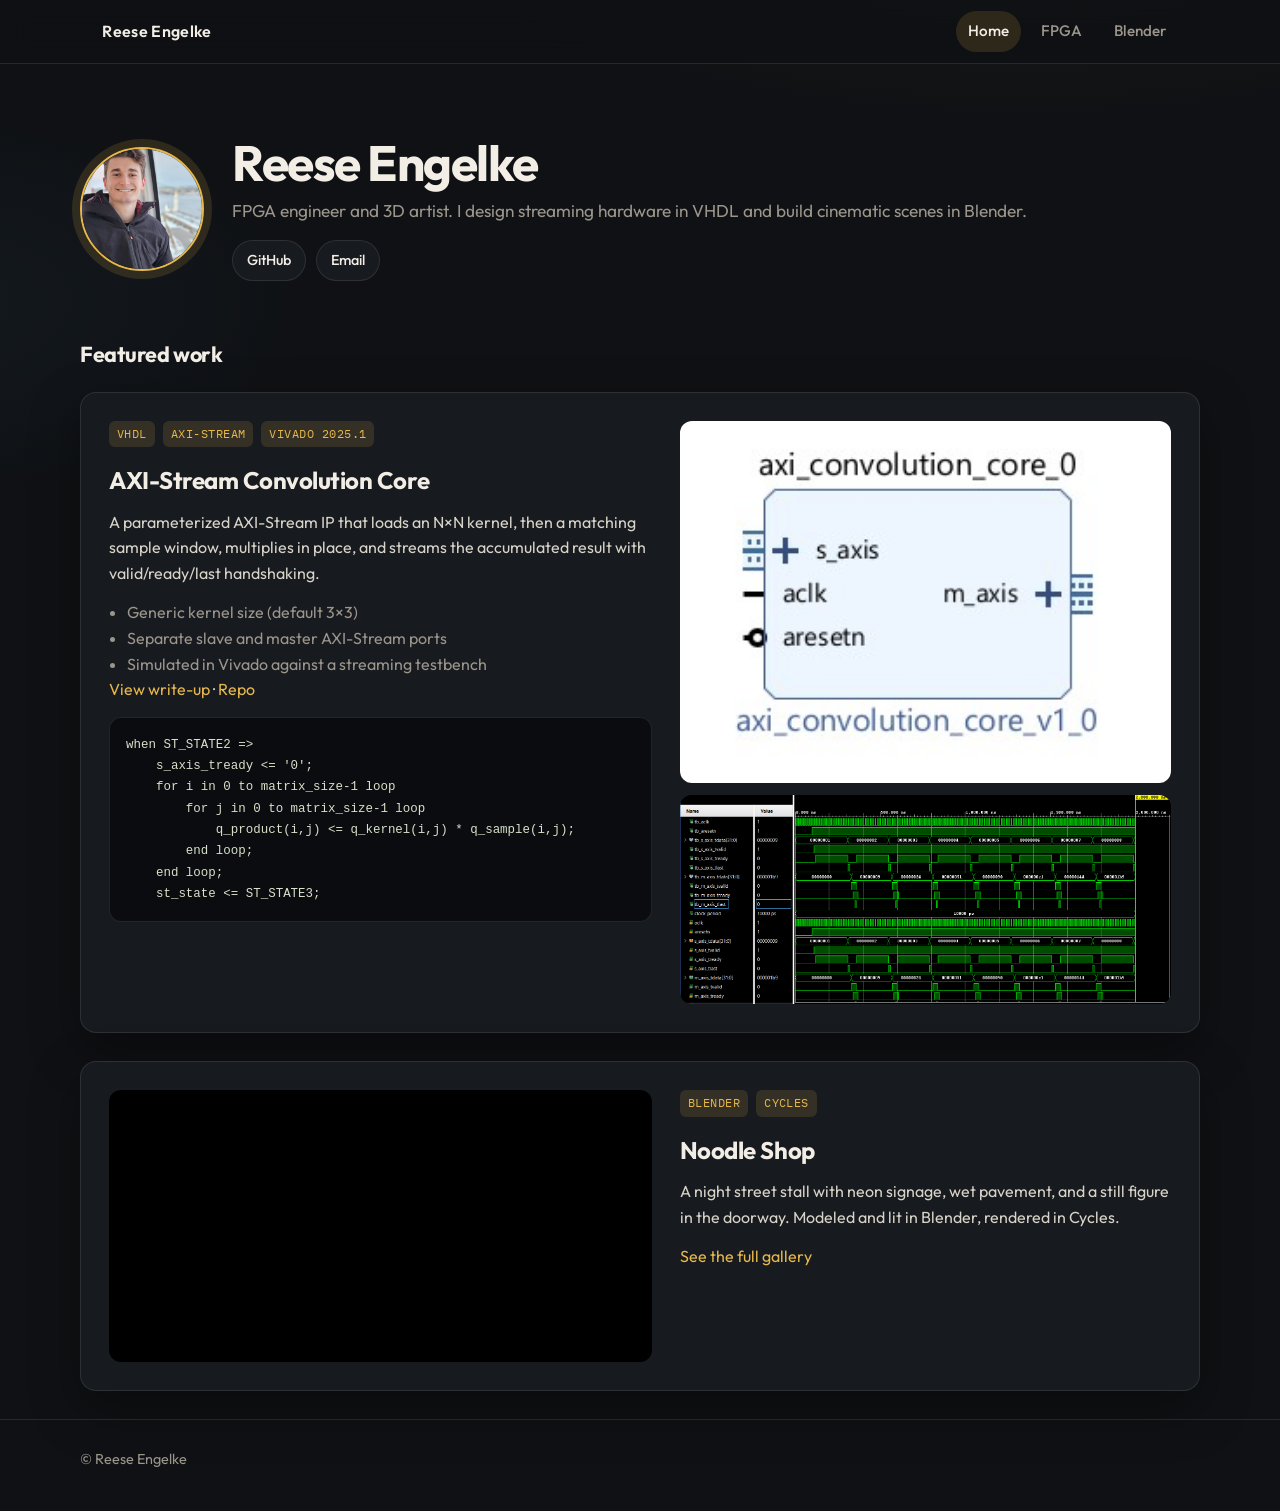
<file: index.html>
<!DOCTYPE html>
<html lang="en">
<head>
    <meta charset="UTF-8">
    <meta name="viewport" content="width=device-width, initial-scale=1.0">
    <title>Reese Engelke | FPGA & 3D</title>
    <link rel="preconnect" href="https://fonts.googleapis.com">
    <link rel="preconnect" href="https://fonts.gstatic.com" crossorigin>
    <link href="https://fonts.googleapis.com/css2?family=IBM+Plex+Mono:wght@400;500&family=Outfit:wght@400;500;600;700&display=swap" rel="stylesheet">
    <link rel="stylesheet" href="styles.css">
</head>
<body>
<nav class="site-nav">
    <a class="brand" href="index.html">Reese Engelke</a>
    <div class="nav-links">
        <a href="index.html" aria-current="page">Home</a>
        <a href="fpga.html">FPGA</a>
        <a href="blender.html">Blender</a>
    </div>
</nav>

<main class="wrap">
    <header class="hero">
        <img class="avatar" src="assets/me.jpg" alt="Reese Engelke">
        <div>
            <h1>Reese Engelke</h1>
            <p class="lede">FPGA engineer and 3D artist. I design streaming hardware in VHDL and build cinematic scenes in Blender.</p>
            <div class="contact">
                <a class="chip" href="https://github.com/reese-engelke">GitHub</a>
                <a class="chip" href="mailto:reese.engelke@gmail.com">Email</a>
            </div>
        </div>
    </header>

    <div class="section-head">
        <h2>Featured work</h2>
    </div>

    <article class="card">
        <div class="card-body grid">
            <div>
                <div class="meta">
                    <span class="tag">VHDL</span>
                    <span class="tag">AXI-Stream</span>
                    <span class="tag">Vivado 2025.1</span>
                </div>
                <h2>AXI-Stream Convolution Core</h2>
                <p>A parameterized AXI-Stream IP that loads an N×N kernel, then a matching sample window, multiplies in place, and streams the accumulated result with valid/ready/last handshaking.</p>
                <ul>
                    <li>Generic kernel size (default 3×3)</li>
                    <li>Separate slave and master AXI-Stream ports</li>
                    <li>Simulated in Vivado against a streaming testbench</li>
                </ul>
                <p><a href="fpga.html">View write-up</a> · <a href="https://github.com/reese-engelke/axis_convolution_core/tree/main">Repo</a></p>
                <pre><code>when ST_STATE2 =>
    s_axis_tready <= '0';
    for i in 0 to matrix_size-1 loop
        for j in 0 to matrix_size-1 loop
            q_product(i,j) <= q_kernel(i,j) * q_sample(i,j);
        end loop;
    end loop;
    st_state <= ST_STATE3;</code></pre>
            </div>
            <div class="media">
                <img src="assets/axi_convolution_core.jpg" alt="AXI convolution core IP block with stream ports" onclick="openFullscreen(this)">
                <img src="assets/conv_sim.png" alt="Vivado simulation of AXI-Stream convolution handshaking" onclick="openFullscreen(this)">
            </div>
        </div>
    </article>

    <article class="card">
        <div class="card-body grid">
            <div class="media">
                <video autoplay loop muted playsinline onclick="openFullscreen(this)">
                    <source src="assets/noodleshop.m4v" type="video/mp4">
                </video>
            </div>
            <div>
                <div class="meta">
                    <span class="tag">Blender</span>
                    <span class="tag">Cycles</span>
                </div>
                <h2>Noodle Shop</h2>
                <p>A night street stall with neon signage, wet pavement, and a still figure in the doorway. Modeled and lit in Blender, rendered in Cycles.</p>
                <p><a href="blender.html">See the full gallery</a></p>
            </div>
        </div>
    </article>
</main>

<footer class="site-footer">
    <div class="wrap">© Reese Engelke</div>
</footer>
<script src="script.js"></script>
</body>
</html>
</file>
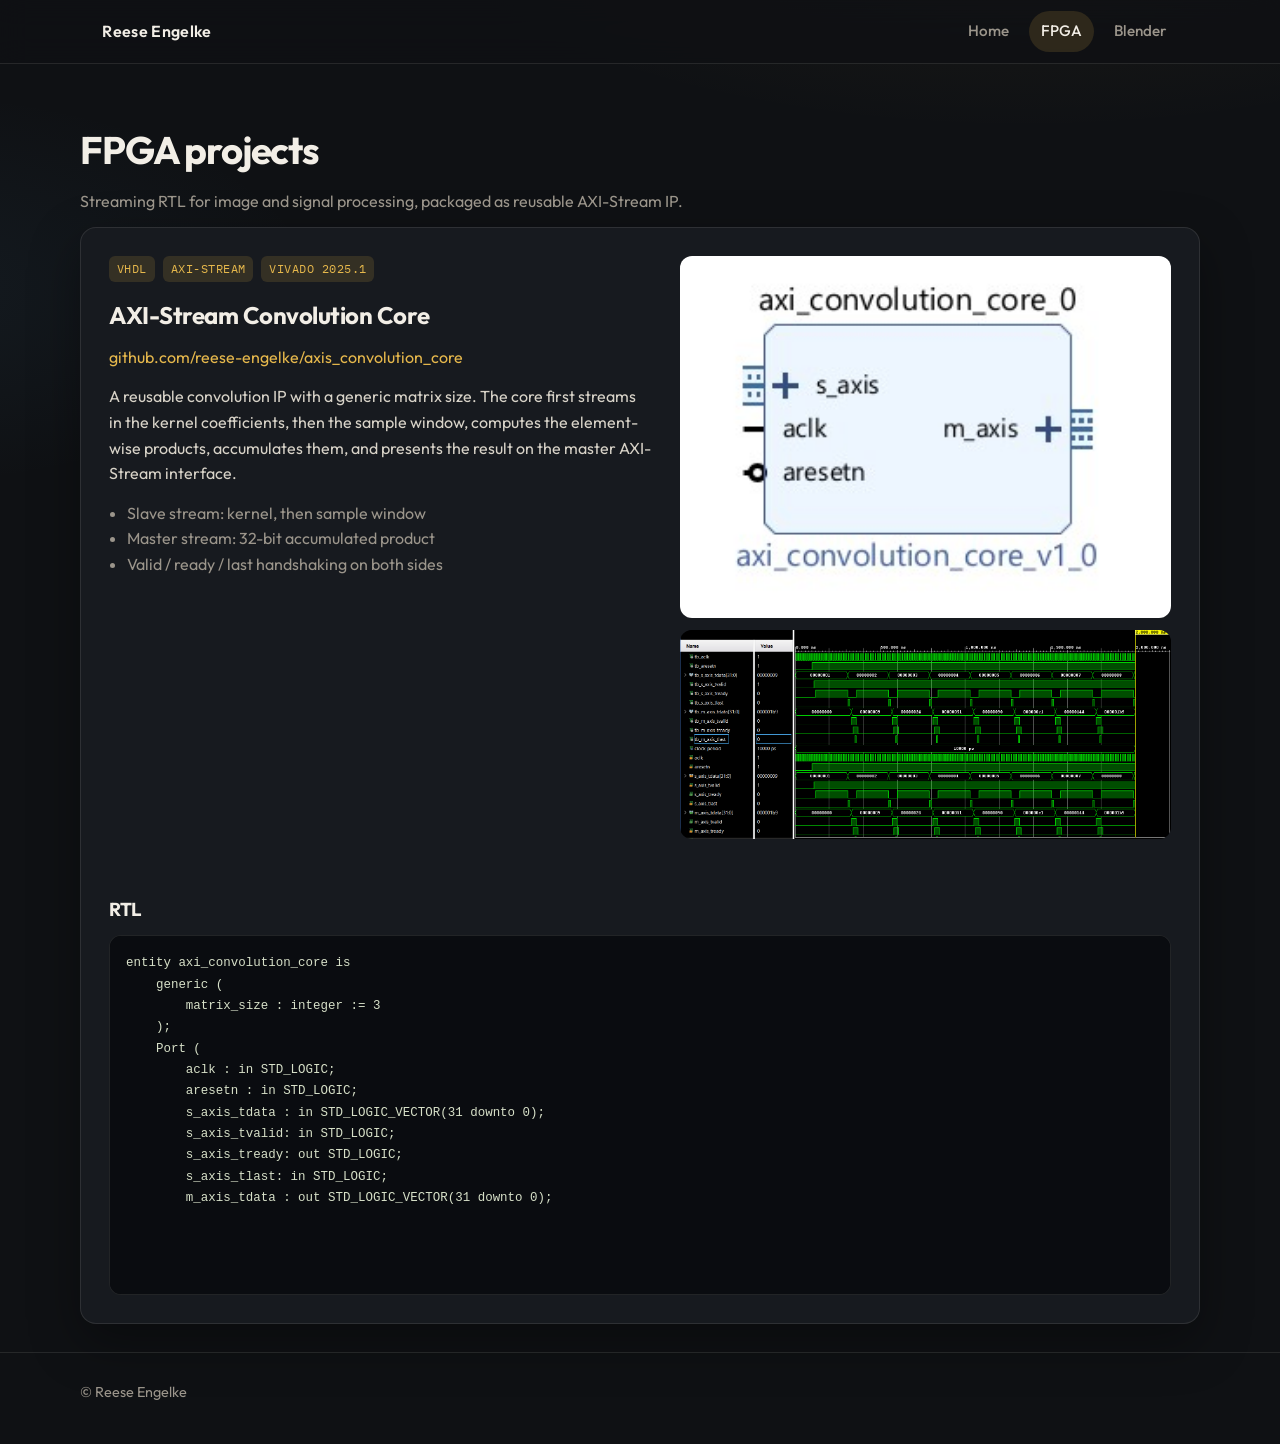
<file: fpga.html>
<!DOCTYPE html>
<html lang="en">
<head>
    <meta charset="UTF-8">
    <meta name="viewport" content="width=device-width, initial-scale=1.0">
    <title>FPGA Projects | Reese Engelke</title>
    <link rel="preconnect" href="https://fonts.googleapis.com">
    <link rel="preconnect" href="https://fonts.gstatic.com" crossorigin>
    <link href="https://fonts.googleapis.com/css2?family=IBM+Plex+Mono:wght@400;500&family=Outfit:wght@400;500;600;700&display=swap" rel="stylesheet">
    <link rel="stylesheet" href="styles.css">
</head>
<body>
<nav class="site-nav">
    <a class="brand" href="index.html">Reese Engelke</a>
    <div class="nav-links">
        <a href="index.html">Home</a>
        <a href="fpga.html" aria-current="page">FPGA</a>
        <a href="blender.html">Blender</a>
    </div>
</nav>

<main class="wrap">
    <header class="page-intro">
        <h1>FPGA projects</h1>
        <p>Streaming RTL for image and signal processing, packaged as reusable AXI-Stream IP.</p>
    </header>

    <article class="card">
        <div class="card-body grid">
            <div>
                <div class="meta">
                    <span class="tag">VHDL</span>
                    <span class="tag">AXI-Stream</span>
                    <span class="tag">Vivado 2025.1</span>
                </div>
                <h2>AXI-Stream Convolution Core</h2>
                <p><a href="https://github.com/reese-engelke/axis_convolution_core/tree/main">github.com/reese-engelke/axis_convolution_core</a></p>
                <p>A reusable convolution IP with a generic matrix size. The core first streams in the kernel coefficients, then the sample window, computes the element-wise products, accumulates them, and presents the result on the master AXI-Stream interface.</p>
                <ul>
                    <li>Slave stream: kernel, then sample window</li>
                    <li>Master stream: 32-bit accumulated product</li>
                    <li>Valid / ready / last handshaking on both sides</li>
                </ul>
            </div>
            <div class="media">
                <img src="assets/axi_convolution_core.jpg" alt="AXI convolution core IP block" onclick="openFullscreen(this)">
                <img src="assets/conv_sim.png" alt="Convolution core simulation waveform" onclick="openFullscreen(this)">
            </div>
        </div>
        <div class="card-body">
            <h3>RTL</h3>
            <pre><code>entity axi_convolution_core is
    generic (
        matrix_size : integer := 3
    );
    Port (
        aclk : in STD_LOGIC;
        aresetn : in STD_LOGIC;
        s_axis_tdata : in STD_LOGIC_VECTOR(31 downto 0);
        s_axis_tvalid: in STD_LOGIC;
        s_axis_tready: out STD_LOGIC;
        s_axis_tlast: in STD_LOGIC;
        m_axis_tdata : out STD_LOGIC_VECTOR(31 downto 0);
        m_axis_tvalid: out STD_LOGIC;
        m_axis_tready: in STD_LOGIC;
        m_axis_tlast : out STD_LOGIC
    );
end axi_convolution_core;

architecture Behavioral of axi_convolution_core is
    type t_state is (ST_IDLE, ST_STATE1, ST_STATE2, ST_STATE3, ST_STATE4);
    signal st_state : t_state := ST_IDLE;
    type t_matrix_1 is array (0 to matrix_size-1, 0 to matrix_size-1) of integer range 0 to 255;
    signal q_kernel : t_matrix_1;
    signal q_sample : t_matrix_1;
    type t_matrix_2 is array (0 to matrix_size-1, 0 to matrix_size-1) of integer range 0 to 65025;
    signal q_product : t_matrix_2;
    signal q_shift_reg : integer;
begin
process(aclk, aresetn)
variable v_acc : integer range 0 to 585225;
begin
    if(aresetn = '0') then
        s_axis_tready <= '0';
        m_axis_tdata <= (others=>'0');
        m_axis_tvalid <= '0';
        m_axis_tlast <= '0';
        q_kernel <= (others=>(others=>0));
        q_sample <= (others=>(others=>0));
        q_product <= (others=>(others=>0));
        q_shift_reg <= 0;
    elsif (rising_edge(aclk)) then
        case st_state is
            when ST_STATE1 =>
                q_shift_reg <= q_shift_reg + 1;
                if (q_shift_reg<(matrix_size**2)) then
                    q_kernel((q_shift_reg / matrix_size), (q_shift_reg mod matrix_size))
                        <= to_integer(unsigned(s_axis_tdata(7 downto 0)));
                else
                    q_sample((q_shift_reg-(matrix_size**2))/matrix_size,
                             (q_shift_reg-(matrix_size**2)) mod matrix_size)
                        <= to_integer(unsigned(s_axis_tdata(7 downto 0)));
                end if;
                if (q_shift_reg=(((matrix_size**2)*2)-1) or s_axis_tlast = '1') then
                    st_state <= ST_STATE2;
                    q_shift_reg <= 0;
                end if;

            when ST_STATE2 =>
                s_axis_tready <= '0';
                product_gen_i : for i in 0 to matrix_size-1 loop
                   product_loop_j : for j in 0 to matrix_size-1 loop
                        q_product(i,j) <= q_kernel(i,j) * q_sample(i,j);
                    end loop;
                end loop;
                st_state <= ST_STATE3;
                q_shift_reg <= 0;
                v_acc := 0;

            when ST_STATE3 =>
                sum_gen_i : for i in 0 to matrix_size-1 loop
                   sum_loop_j : for j in 0 to matrix_size-1 loop
                        v_acc := v_acc + q_product(i,j);
                    end loop;
                end loop;
                st_state <= ST_STATE4;

            when ST_STATE4 =>
                m_axis_tdata <= std_logic_vector(to_unsigned(v_acc,32));
                m_axis_tvalid <= '1';
                if (m_axis_tready = '1') then
                    m_axis_tlast <= '1';
                    st_state <= ST_IDLE;
                end if;

            when others =>
                m_axis_tvalid <= '0';
                m_axis_tlast <= '0';
                if (s_axis_tvalid = '1') then
                    st_state <= ST_STATE1;
                    s_axis_tready <= '1';
                    q_shift_reg <= 0;
                else
                    s_axis_tready <= '0';
                end if;
        end case;
    end if;
end process;
end Behavioral;</code></pre>
        </div>
    </article>
</main>

<footer class="site-footer">
    <div class="wrap">© Reese Engelke</div>
</footer>
<script src="script.js"></script>
</body>
</html>
</file>
<file: styles.css>
:root {
  --bg: #0f1114;
  --bg-raised: #171a1f;
  --bg-hover: #1e232b;
  --text: #f2eee6;
  --muted: #9b958b;
  --line: rgba(242, 238, 230, 0.1);
  --accent: #e6b84c;
  --accent-dim: rgba(230, 184, 76, 0.14);
  --shadow: 0 18px 50px rgba(0, 0, 0, 0.35);
  --radius: 16px;
  --nav-h: 64px;
  --font: "Outfit", system-ui, sans-serif;
  --mono: "IBM Plex Mono", ui-monospace, monospace;
}

* {
  box-sizing: border-box;
}

html {
  scroll-behavior: smooth;
}

body {
  margin: 0;
  min-height: 100vh;
  font-family: var(--font);
  background:
    radial-gradient(1200px 500px at 80% -10%, rgba(230, 184, 76, 0.08), transparent 55%),
    radial-gradient(900px 400px at -10% 20%, rgba(80, 140, 180, 0.08), transparent 50%),
    var(--bg);
  color: var(--text);
  line-height: 1.6;
}

a {
  color: var(--accent);
  text-decoration: none;
}

a:hover {
  text-decoration: underline;
}

img,
video {
  max-width: 100%;
  display: block;
}

figure {
  margin: 0;
}

.site-nav {
  position: sticky;
  top: 0;
  z-index: 20;
  height: var(--nav-h);
  display: flex;
  align-items: center;
  justify-content: space-between;
  padding: 0 8%;
  background: rgba(15, 17, 20, 0.82);
  backdrop-filter: blur(14px);
  border-bottom: 1px solid var(--line);
}

.brand {
  color: var(--text);
  font-weight: 600;
  letter-spacing: 0.02em;
}

.brand:hover {
  text-decoration: none;
  color: var(--accent);
}

.nav-links {
  display: flex;
  gap: 8px;
}

.nav-links a {
  color: var(--muted);
  font-size: 0.95rem;
  font-weight: 500;
  padding: 8px 12px;
  border-radius: 999px;
}

.nav-links a:hover,
.nav-links a[aria-current="page"] {
  color: var(--text);
  background: var(--accent-dim);
  text-decoration: none;
}

.wrap {
  width: min(1120px, calc(100% - 40px));
  margin: 0 auto;
}

.hero {
  display: grid;
  grid-template-columns: auto 1fr;
  gap: 28px;
  align-items: center;
  padding: 72px 0 48px;
}

.avatar {
  width: 124px;
  height: 124px;
  border-radius: 50%;
  object-fit: cover;
  border: 2px solid var(--accent);
  box-shadow: 0 0 0 8px var(--accent-dim);
}

.hero h1 {
  margin: 0 0 6px;
  font-size: clamp(2rem, 4vw, 3.1rem);
  letter-spacing: -0.03em;
  line-height: 1.1;
}

.lede {
  margin: 0 0 16px;
  color: var(--muted);
  font-size: 1.08rem;
}

.contact {
  display: flex;
  flex-wrap: wrap;
  gap: 10px;
}

.chip {
  display: inline-flex;
  align-items: center;
  padding: 8px 14px;
  border-radius: 999px;
  border: 1px solid var(--line);
  background: var(--bg-raised);
  color: var(--text);
  font-size: 0.9rem;
  font-weight: 500;
}

.chip:hover {
  border-color: var(--accent);
  text-decoration: none;
}

.section-head {
  display: flex;
  justify-content: space-between;
  align-items: baseline;
  gap: 16px;
  margin: 8px 0 20px;
}

.section-head h2 {
  margin: 0;
  font-size: 1.35rem;
  letter-spacing: -0.02em;
}

.section-head a {
  font-size: 0.92rem;
}

.page-intro {
  padding: 56px 0 12px;
}

.page-intro h1 {
  margin: 0 0 8px;
  font-size: clamp(1.8rem, 3vw, 2.6rem);
  letter-spacing: -0.03em;
}

.page-intro p {
  margin: 0;
  color: var(--muted);
  max-width: 62ch;
}

.card {
  background: var(--bg-raised);
  border: 1px solid var(--line);
  border-radius: var(--radius);
  box-shadow: var(--shadow);
  overflow: hidden;
  margin-bottom: 28px;
}

.card-body {
  padding: 28px;
}

.grid {
  display: grid;
  grid-template-columns: 1.05fr 0.95fr;
  gap: 28px;
  align-items: start;
}

.meta {
  display: flex;
  flex-wrap: wrap;
  gap: 8px;
  margin: 0 0 14px;
}

.tag {
  font-family: var(--mono);
  font-size: 0.72rem;
  letter-spacing: 0.04em;
  text-transform: uppercase;
  color: var(--accent);
  background: var(--accent-dim);
  padding: 4px 8px;
  border-radius: 6px;
}

.card h2,
.card h3 {
  margin: 0 0 10px;
  letter-spacing: -0.02em;
}

.card p {
  margin: 0 0 14px;
  color: #d8d3c8;
}

.card ul {
  margin: 0;
  padding-left: 18px;
  color: var(--muted);
}

.media {
  display: grid;
  gap: 12px;
}

.media img,
.media video,
.gallery img,
.gallery video {
  width: 100%;
  border-radius: 12px;
  object-fit: cover;
  cursor: zoom-in;
  background: #000;
}

.media img {
  object-fit: contain;
  background: #0a0c10;
}

.media video {
  max-height: 360px;
  object-fit: cover;
}

pre {
  margin: 0;
  max-height: 360px;
  overflow: auto;
  padding: 16px;
  border-radius: 12px;
  background: #0a0c10;
  color: #d7e0c8;
  border: 1px solid var(--line);
  font-family: var(--mono);
  font-size: 0.78rem;
  line-height: 1.55;
}

.gallery {
  display: grid;
  grid-template-columns: repeat(auto-fit, minmax(280px, 1fr));
  gap: 22px;
  padding: 8px 0 64px;
}

.gallery-card {
  background: var(--bg-raised);
  border: 1px solid var(--line);
  border-radius: var(--radius);
  overflow: hidden;
  box-shadow: var(--shadow);
  transition: transform 0.2s ease, border-color 0.2s ease;
}

.gallery-card:hover {
  transform: translateY(-4px);
  border-color: rgba(230, 184, 76, 0.4);
}

.gallery-card img,
.gallery-card video {
  height: 250px;
  border-radius: 0;
}

.gallery-card figcaption {
  padding: 14px 16px 18px;
}

.gallery-card h3 {
  margin: 0;
  font-size: 1.05rem;
}

.gallery-card p {
  margin: 4px 0 0;
  color: var(--muted);
  font-size: 0.88rem;
}

.site-footer {
  border-top: 1px solid var(--line);
  padding: 28px 0 40px;
  color: var(--muted);
  font-size: 0.9rem;
}

:fullscreen,
:-webkit-full-screen {
  object-fit: contain !important;
  background: #000;
  cursor: zoom-out;
}

@media (max-width: 760px) {
  .site-nav {
    height: auto;
    min-height: var(--nav-h);
    padding: 10px 16px;
    flex-wrap: wrap;
    gap: 8px;
  }

  .nav-links {
    width: 100%;
    justify-content: space-between;
  }

  .hero,
  .grid {
    grid-template-columns: 1fr;
  }

  .hero {
    text-align: center;
    justify-items: center;
    padding-top: 40px;
  }

  .contact {
    justify-content: center;
  }

  .card-body {
    padding: 20px;
  }

  .media img,
  .media video {
    max-height: none;
  }
}
</file>
